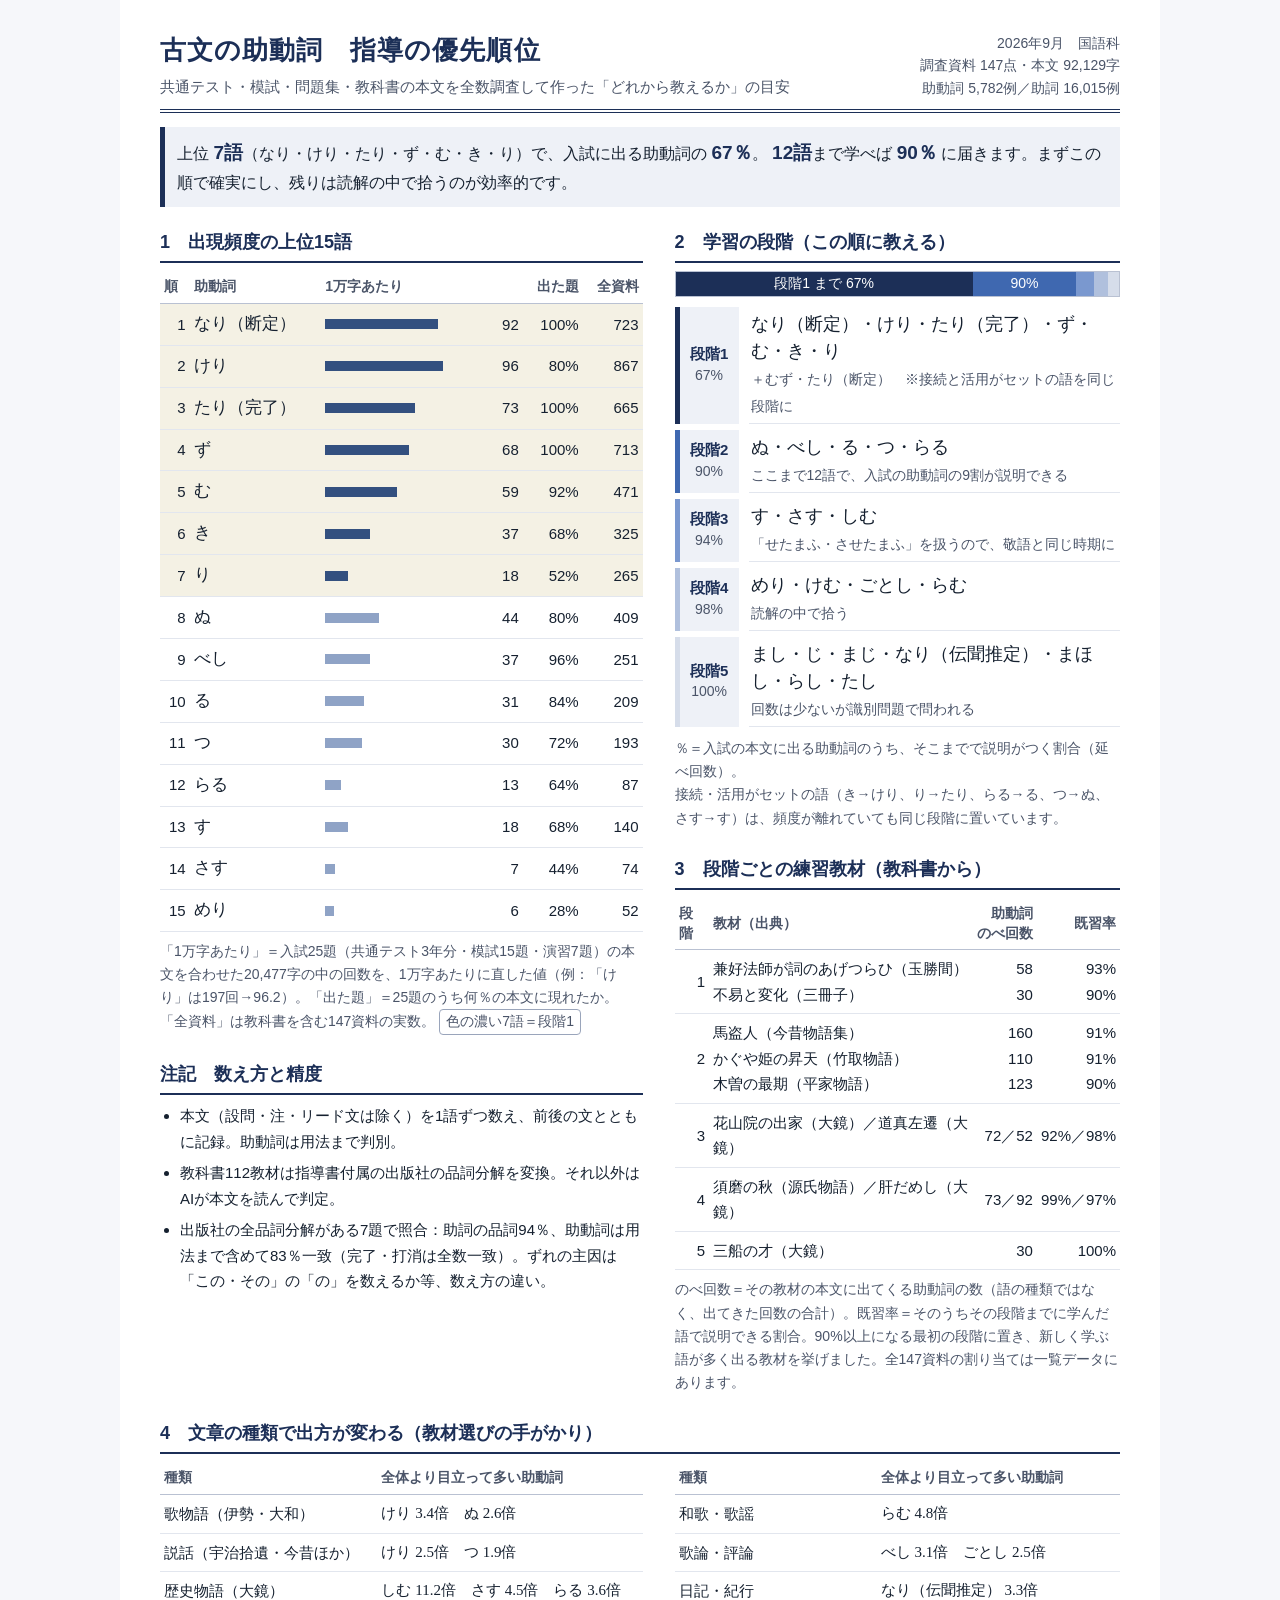
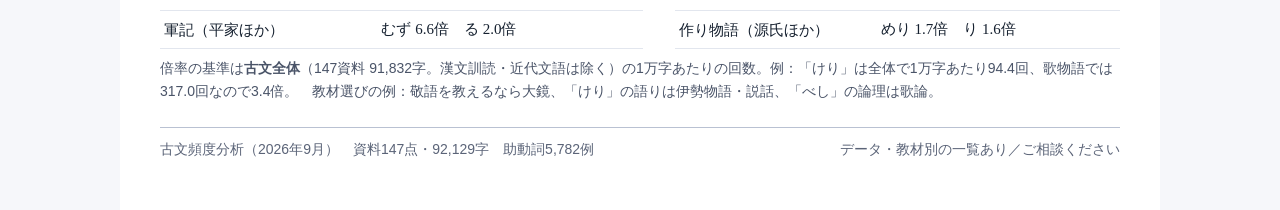
<file: shiryo/kobun-jodoshi-hindo.html>
<!doctype html>
<html lang="ja"><head><meta charset="utf-8">
<meta name="viewport" content="width=device-width,initial-scale=1">
<meta name="robots" content="noindex,nofollow">
<title>古文の助動詞 指導の優先順位</title>
<style>
*{box-sizing:border-box}
html,body{margin:0;padding:0}
body{font-family:"Hiragino Sans","Noto Sans JP",sans-serif;font-size:16px;line-height:1.7;color:#15202f;background:#f6f7fa}
main{max-width:1040px;margin:0 auto;padding:20px 16px 40px;background:#fff}
.mincho{font-family:"Hiragino Mincho ProN","Yu Mincho",serif}
h1{font-family:"Hiragino Mincho ProN","Yu Mincho",serif;font-size:26px;line-height:1.35;margin:0;letter-spacing:.04em;color:#1c2f57}
h2{font-size:18px;margin:0 0 8px;padding-bottom:4px;border-bottom:2px solid #1c2f57;color:#1c2f57}
p{margin:0}
.head{border-bottom:4px double #1c2f57;padding-bottom:10px;margin-bottom:14px}
.head .hsub{font-size:15px;color:#4a5468;margin-top:6px}
.head .sub{font-size:14px;color:#4a5468;margin-top:8px;line-height:1.6}
.lead{background:#eef1f7;border-left:5px solid #1c2f57;padding:10px 12px;margin-bottom:20px;font-size:16px}
.lead b{font-size:19px;color:#1c2f57}
section{margin-bottom:24px}
.cols{display:block}
.tw{overflow-x:auto}
table{border-collapse:collapse;width:100%;font-size:15px}
th{font-weight:600;color:#4a5468;text-align:left;border-bottom:1px solid #b9c1d2;padding:6px 4px;font-size:14px;line-height:1.4}
td{padding:6px 4px;border-bottom:1px solid #e2e6ee;vertical-align:middle}
td.go{font-family:"Hiragino Mincho ProN","Yu Mincho",serif;font-size:17px;white-space:nowrap}
td.n,th.n{text-align:right;font-variant-numeric:tabular-nums;white-space:nowrap}
.bar{display:block;height:10px;background:#33507f;min-width:2px}
.bar.l{background:#8fa3c6}
.rank1 td{background:#f4f1e4}
.steps{display:flex;flex-direction:column;gap:6px;margin:10px 0}
.sr{display:flex;gap:10px;align-items:stretch}
.sn{flex:0 0 64px;border-left:5px solid #1c2f57;background:#eef1f7;display:flex;flex-direction:column;align-items:center;justify-content:center;padding:4px}
.sn b{font-size:15px;color:#1c2f57;line-height:1.3}.sn span{font-size:14px;color:#4a5468}
.sw{flex:1;border-bottom:1px solid #e2e6ee;padding:4px 2px;font-size:18px;line-height:1.5}
.sw .sc{font-family:"Hiragino Sans","Noto Sans JP",sans-serif;font-size:14px;color:#4a5468}
.cover{display:flex;height:26px;border:1px solid #b9c1d2;margin-bottom:6px}
.cover div{display:flex;align-items:center;justify-content:center;font-size:14px;color:#fff;font-variant-numeric:tabular-nums;white-space:nowrap;overflow:hidden}
ul{margin:6px 0 0;padding-left:20px}
li{margin-bottom:6px;font-size:15px}
.note{font-size:14px;color:#4a5468;line-height:1.65;margin-top:8px}
.tag{display:inline-block;border:1px solid #9aa5bb;border-radius:4px;padding:0 6px;font-size:14px;margin-left:4px}
footer{border-top:1px solid #b9c1d2;padding-top:10px;font-size:14px;color:#5b6478}
footer span{display:block}
@media(min-width:900px){
 main{padding:32px 40px 48px}
 .cols{display:flex;gap:32px;align-items:flex-start}
 .c1{flex:1 1 52%;min-width:0}.c2{flex:1 1 48%;min-width:0}
 .head{display:flex;justify-content:space-between;align-items:flex-end;gap:24px}
 .head .sub{text-align:right;margin-top:0;white-space:nowrap}
 footer{display:flex;justify-content:space-between}
}
@media print{body{background:#fff;font-size:12px}main{padding:0;max-width:none}}
</style></head><body><main>
<div class="head">
  <div>
    <h1><span style="display:inline-block">古文の助動詞</span>　<span style="display:inline-block">指導の優先順位</span></h1>
    <p class="hsub">共通テスト・模試・問題集・教科書の本文を全数調査して作った「どれから教えるか」の目安</p>
  </div>
  <div class="sub">2026年9月　国語科<br>調査資料 147点・本文 92,129字<br>助動詞 5,782例／助詞 16,015例</div>
</div>

<div class="lead">上位 <b>7語</b>（なり・けり・たり・ず・む・き・り）で、入試に出る助動詞の <b>67％</b>。
<b>12語</b>まで学べば <b>90％</b> に届きます。まずこの順で確実にし、残りは読解の中で拾うのが効率的です。</div>

<div class="cols">
<section class="c1">
  <h2>1　出現頻度の上位15語</h2>
  <div class="tw"><table>
    <tr><th>順</th><th>助動詞</th><th colspan="2">1万字あたり</th><th class="n">出た題</th><th class="n">全資料</th></tr>
    <tr class="rank1"><td class="n">1</td><td class="go">なり（断定）</td><td style="width:26%"><i class="bar" style="width:96%"></i></td><td class="n">92</td><td class="n">100%</td><td class="n">723</td></tr>
    <tr class="rank1"><td class="n">2</td><td class="go">けり</td><td><i class="bar" style="width:100%"></i></td><td class="n">96</td><td class="n">80%</td><td class="n">867</td></tr>
    <tr class="rank1"><td class="n">3</td><td class="go">たり（完了）</td><td><i class="bar" style="width:76%"></i></td><td class="n">73</td><td class="n">100%</td><td class="n">665</td></tr>
    <tr class="rank1"><td class="n">4</td><td class="go">ず</td><td><i class="bar" style="width:71%"></i></td><td class="n">68</td><td class="n">100%</td><td class="n">713</td></tr>
    <tr class="rank1"><td class="n">5</td><td class="go">む</td><td><i class="bar" style="width:61%"></i></td><td class="n">59</td><td class="n">92%</td><td class="n">471</td></tr>
    <tr class="rank1"><td class="n">6</td><td class="go">き</td><td><i class="bar" style="width:38%"></i></td><td class="n">37</td><td class="n">68%</td><td class="n">325</td></tr>
    <tr class="rank1"><td class="n">7</td><td class="go">り</td><td><i class="bar" style="width:19%"></i></td><td class="n">18</td><td class="n">52%</td><td class="n">265</td></tr>
    <tr><td class="n">8</td><td class="go">ぬ</td><td><i class="bar l" style="width:46%"></i></td><td class="n">44</td><td class="n">80%</td><td class="n">409</td></tr>
    <tr><td class="n">9</td><td class="go">べし</td><td><i class="bar l" style="width:38%"></i></td><td class="n">37</td><td class="n">96%</td><td class="n">251</td></tr>
    <tr><td class="n">10</td><td class="go">る</td><td><i class="bar l" style="width:33%"></i></td><td class="n">31</td><td class="n">84%</td><td class="n">209</td></tr>
    <tr><td class="n">11</td><td class="go">つ</td><td><i class="bar l" style="width:31%"></i></td><td class="n">30</td><td class="n">72%</td><td class="n">193</td></tr>
    <tr><td class="n">12</td><td class="go">らる</td><td><i class="bar l" style="width:13%"></i></td><td class="n">13</td><td class="n">64%</td><td class="n">87</td></tr>
    <tr><td class="n">13</td><td class="go">す</td><td><i class="bar l" style="width:19%"></i></td><td class="n">18</td><td class="n">68%</td><td class="n">140</td></tr>
    <tr><td class="n">14</td><td class="go">さす</td><td><i class="bar l" style="width:8%"></i></td><td class="n">7</td><td class="n">44%</td><td class="n">74</td></tr>
    <tr><td class="n">15</td><td class="go">めり</td><td><i class="bar l" style="width:7%"></i></td><td class="n">6</td><td class="n">28%</td><td class="n">52</td></tr>
  </table></div>
  <p class="note">「1万字あたり」＝入試25題（共通テスト3年分・模試15題・演習7題）の本文を合わせた20,477字の中の回数を、1万字あたりに直した値（例：「けり」は197回→96.2）。「出た題」＝25題のうち何％の本文に現れたか。「全資料」は教科書を含む147資料の実数。<span class="tag">色の濃い7語＝段階1</span></p>
  <h2 style="margin-top:24px">注記　数え方と精度</h2>
  <ul>
    <li>本文（設問・注・リード文は除く）を1語ずつ数え、前後の文とともに記録。助動詞は用法まで判別。</li>
    <li>教科書112教材は指導書付属の出版社の品詞分解を変換。それ以外はAIが本文を読んで判定。</li>
    <li>出版社の全品詞分解がある7題で照合：助詞の品詞94％、助動詞は用法まで含めて83％一致（完了・打消は全数一致）。ずれの主因は「この・その」の「の」を数えるか等、数え方の違い。</li>
  </ul>
</section>

<section class="c2">
  <h2>2　学習の段階（この順に教える）</h2>
  <div class="cover">
    <div style="width:67%;background:#1c2f57">段階1 まで 67%</div>
    <div style="width:23.4%;background:#3f68b0">90%</div>
    <div style="width:3.9%;background:#7a98cf" aria-hidden="true"></div>
    <div style="width:3.2%;background:#b0c0dd"></div>
    <div style="width:2.5%;background:#d6ddea"></div>
  </div>
  <div class="steps">
    <div class="sr"><div class="sn" style="border-color:#1c2f57"><b>段階1</b><span>67%</span></div>
      <div class="sw"><span class="mincho">なり（断定）・けり・たり（完了）・ず・む・き・り</span><br><span class="sc">＋むず・たり（断定）　※接続と活用がセットの語を同じ段階に</span></div></div>
    <div class="sr"><div class="sn" style="border-color:#3f68b0"><b>段階2</b><span>90%</span></div>
      <div class="sw"><span class="mincho">ぬ・べし・る・つ・らる</span><br><span class="sc">ここまで12語で、入試の助動詞の9割が説明できる</span></div></div>
    <div class="sr"><div class="sn" style="border-color:#7a98cf"><b>段階3</b><span>94%</span></div>
      <div class="sw"><span class="mincho">す・さす・しむ</span><br><span class="sc">「せたまふ・させたまふ」を扱うので、敬語と同じ時期に</span></div></div>
    <div class="sr"><div class="sn" style="border-color:#b0c0dd"><b>段階4</b><span>98%</span></div>
      <div class="sw"><span class="mincho">めり・けむ・ごとし・らむ</span><br><span class="sc">読解の中で拾う</span></div></div>
    <div class="sr"><div class="sn" style="border-color:#d6ddea"><b>段階5</b><span>100%</span></div>
      <div class="sw"><span class="mincho">まし・じ・まじ・なり（伝聞推定）・まほし・らし・たし</span><br><span class="sc">回数は少ないが識別問題で問われる</span></div></div>
  </div>
  <p class="note">％＝入試の本文に出る助動詞のうち、そこまでで説明がつく割合（延べ回数）。<br>
  接続・活用がセットの語（き→けり、り→たり、らる→る、つ→ぬ、さす→す）は、頻度が離れていても同じ段階に置いています。</p>

  <h2 style="margin-top:24px">3　段階ごとの練習教材（教科書から）</h2>
  <div class="tw"><table>
    <tr><th>段階</th><th>教材（出典）</th><th class="n">助動詞<br>のべ回数</th><th class="n">既習率</th></tr>
    <tr><td class="n">1</td><td>兼好法師が詞のあげつらひ（玉勝間）<br>不易と変化（三冊子）</td><td class="n">58<br>30</td><td class="n">93%<br>90%</td></tr>
    <tr><td class="n">2</td><td>馬盗人（今昔物語集）<br>かぐや姫の昇天（竹取物語）<br>木曽の最期（平家物語）</td><td class="n">160<br>110<br>123</td><td class="n">91%<br>91%<br>90%</td></tr>
    <tr><td class="n">3</td><td>花山院の出家（大鏡）／道真左遷（大鏡）</td><td class="n">72／52</td><td class="n">92%／98%</td></tr>
    <tr><td class="n">4</td><td>須磨の秋（源氏物語）／肝だめし（大鏡）</td><td class="n">73／92</td><td class="n">99%／97%</td></tr>
    <tr><td class="n">5</td><td>三船の才（大鏡）</td><td class="n">30</td><td class="n">100%</td></tr>
  </table></div>
  <p class="note">のべ回数＝その教材の本文に出てくる助動詞の数（語の種類ではなく、出てきた回数の合計）。既習率＝そのうちその段階までに学んだ語で説明できる割合。90%以上になる最初の段階に置き、新しく学ぶ語が多く出る教材を挙げました。全147資料の割り当ては一覧データにあります。</p>
</section>
</div>

<section>
  <h2>4　文章の種類で出方が変わる（教材選びの手がかり）</h2>
  <div class="cols">
    <div class="c1"><div class="tw"><table>
      <tr><th>種類</th><th>全体より目立って多い助動詞</th></tr>
      <tr><td>歌物語（伊勢・大和）</td><td class="mincho">けり 3.4倍　ぬ 2.6倍</td></tr>
      <tr><td>説話（宇治拾遺・今昔ほか）</td><td class="mincho">けり 2.5倍　つ 1.9倍</td></tr>
      <tr><td>歴史物語（大鏡）</td><td class="mincho">しむ 11.2倍　さす 4.5倍　らる 3.6倍</td></tr>
      <tr><td>軍記（平家ほか）</td><td class="mincho">むず 6.6倍　る 2.0倍</td></tr>
    </table></div></div>
    <div class="c2"><div class="tw"><table>
      <tr><th>種類</th><th>全体より目立って多い助動詞</th></tr>
      <tr><td>和歌・歌謡</td><td class="mincho">らむ 4.8倍</td></tr>
      <tr><td>歌論・評論</td><td class="mincho">べし 3.1倍　ごとし 2.5倍</td></tr>
      <tr><td>日記・紀行</td><td class="mincho">なり（伝聞推定） 3.3倍</td></tr>
      <tr><td>作り物語（源氏ほか）</td><td class="mincho">めり 1.7倍　り 1.6倍</td></tr>
    </table></div></div>
  </div>
  <p class="note">倍率の基準は<b>古文全体</b>（147資料 91,832字。漢文訓読・近代文語は除く）の1万字あたりの回数。例：「けり」は全体で1万字あたり94.4回、歌物語では317.0回なので3.4倍。　教材選びの例：敬語を教えるなら大鏡、「けり」の語りは伊勢物語・説話、「べし」の論理は歌論。</p>
</section>


<footer><span>古文頻度分析（2026年9月）　資料147点・92,129字　助動詞5,782例</span><span>データ・教材別の一覧あり／ご相談ください</span></footer>
</main></body></html>
</file>
